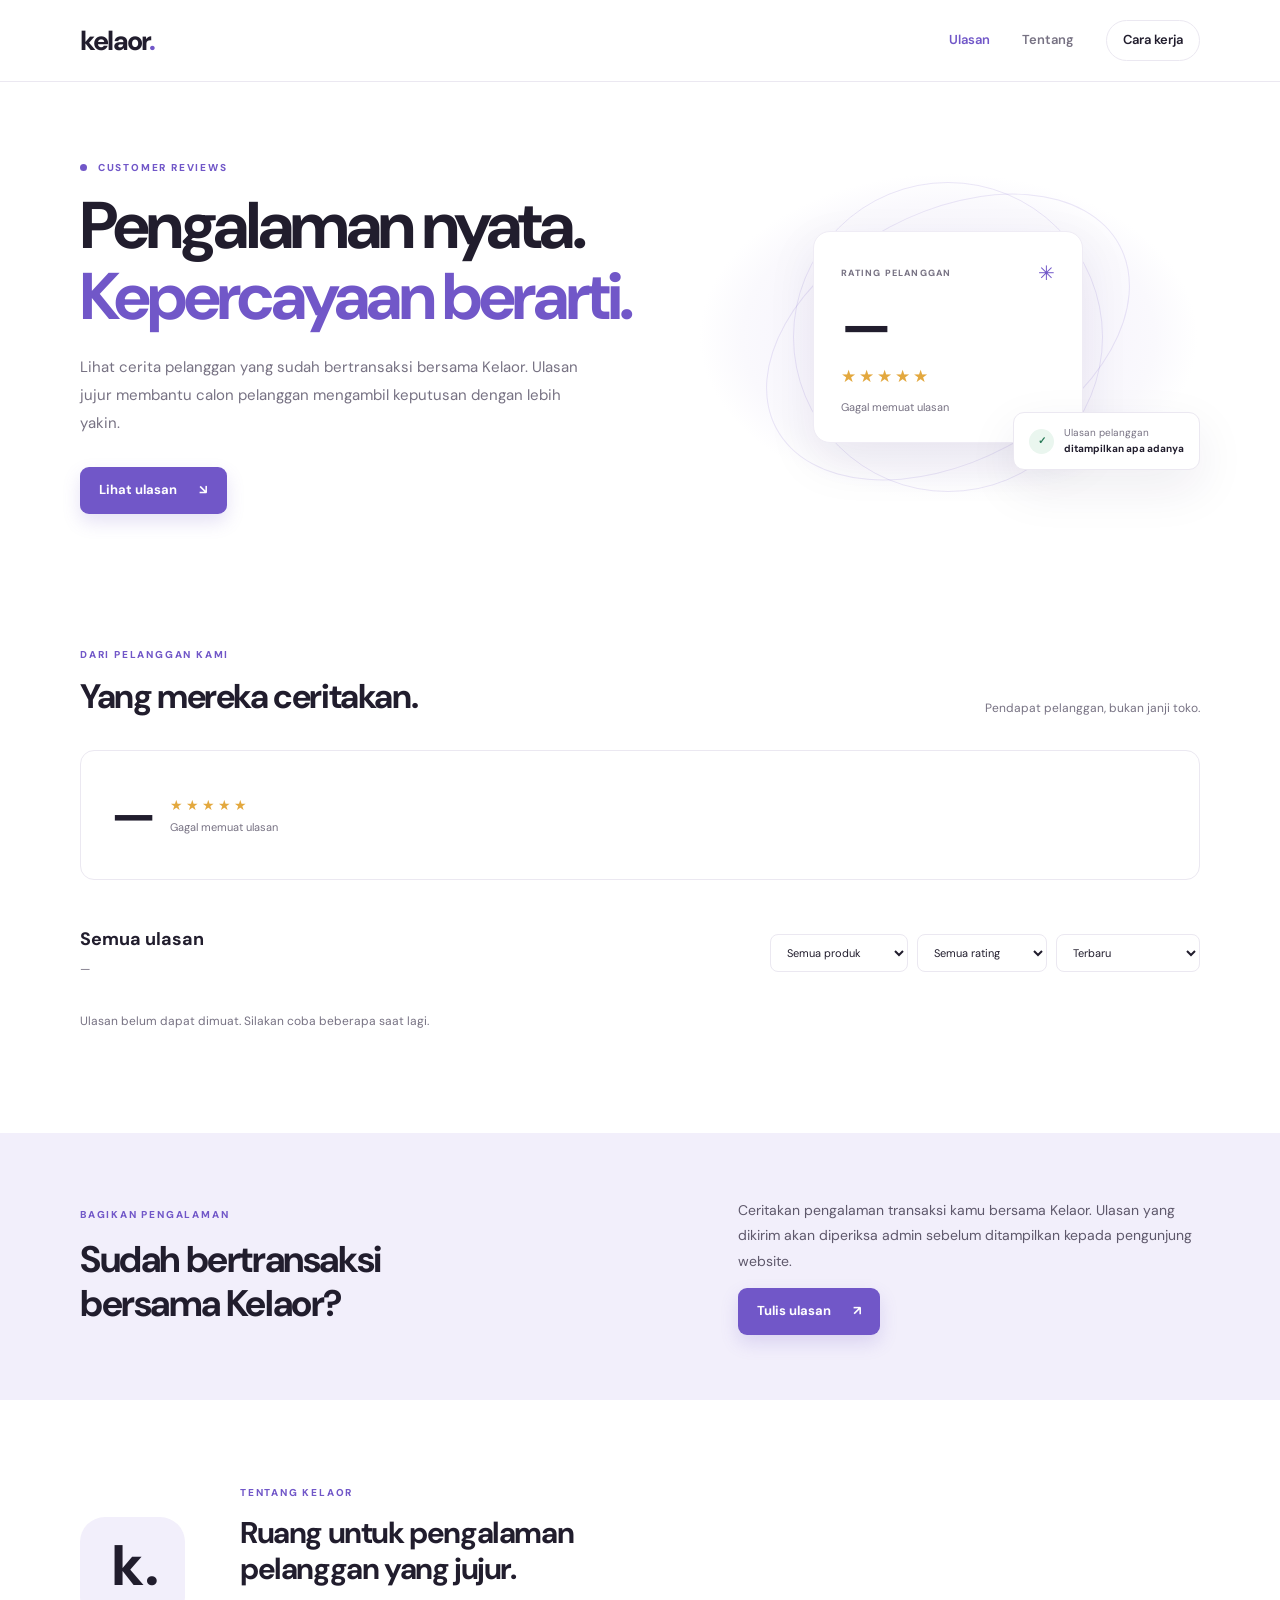
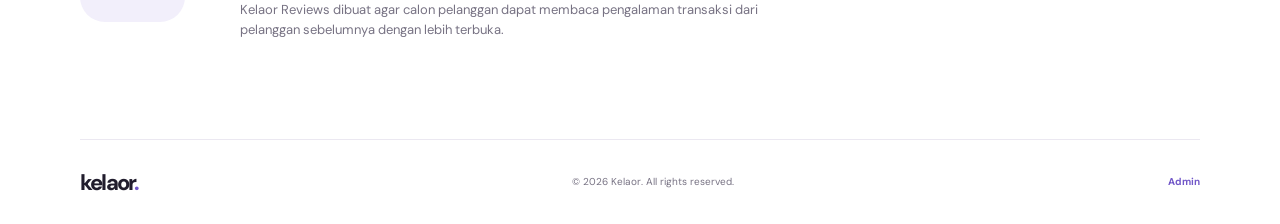
<file: index.html>
<!doctype html>
<html lang="id">
<head>
  <meta charset="utf-8">
  <meta name="viewport" content="width=device-width, initial-scale=1">
  <meta name="theme-color" content="#7157c8">
  <meta name="description" content="Baca pengalaman pelanggan Kelaor dan lihat ulasan transaksi digital.">
  <title>Ulasan Pelanggan — Kelaor</title>

  <link rel="preconnect" href="https://fonts.googleapis.com">
  <link rel="preconnect" href="https://fonts.gstatic.com" crossorigin>
  <link href="https://fonts.googleapis.com/css2?family=DM+Sans:wght@400;500;600;700;800&display=swap" rel="stylesheet">

  <link rel="stylesheet" href="css/style.css">
  <script src="js/reviews.js" defer></script>
</head>

<body>
  <header class="site-header">
    <a class="brand" href="index.html" aria-label="Kelaor, halaman utama">kelaor<span>.</span></a>

    <nav class="header-nav" aria-label="Navigasi utama">
      <a class="active" href="#ulasan">Ulasan</a>
      <a href="#tentang">Tentang</a>
      <a class="nav-cta" href="#cara-kerja">Cara kerja</a>
    </nav>
  </header>

  <main>
    <!-- HERO -->
    <section class="hero page-wrap">
      <div class="hero-copy">
        <p class="eyebrow"><span class="eyebrow-dot"></span> CUSTOMER REVIEWS</p>

        <h1>Pengalaman nyata.<br><span>Kepercayaan berarti.</span></h1>

        <p class="hero-description">
          Lihat cerita pelanggan yang sudah bertransaksi bersama Kelaor.
          Ulasan jujur membantu calon pelanggan mengambil keputusan
          dengan lebih yakin.
        </p>

        <a class="button button-primary" href="#ulasan">
          Lihat ulasan <span aria-hidden="true">↘</span>
        </a>
      </div>

      <div class="hero-art" aria-label="Ringkasan penilaian pelanggan">
        <div class="art-orbit orbit-one"></div>
        <div class="art-orbit orbit-two"></div>

        <div class="rating-card">
          <div class="rating-card-top">
            <span class="mini-label">RATING PELANGGAN</span>
            <span class="rating-icon">✳</span>
          </div>

          <div class="rating-number" id="hero-average">—<span>/5</span></div>
          <div class="stars stars-large">★★★★★</div>
          <p id="hero-count">Memuat ulasan...</p>
        </div>

        <div class="floating-note">
          <span class="note-check">✓</span>
          <span>Ulasan pelanggan<br><strong>ditampilkan apa adanya</strong></span>
        </div>
      </div>
    </section>

    <!-- ULASAN -->
    <section class="page-wrap review-section" id="ulasan">
      <div class="section-heading">
        <div>
          <p class="eyebrow">DARI PELANGGAN KAMI</p>
          <h2>Yang mereka ceritakan.</h2>
        </div>

        <span class="section-side-note">Pendapat pelanggan, bukan janji toko.</span>
      </div>

      <!-- Ringkasan rating -->
      <div class="review-summary">
        <div class="summary-score">
          <strong id="average-rating">—</strong>

          <div>
            <div class="stars">★★★★★</div>
            <span id="total-reviews">Memuat...</span>
          </div>
        </div>

        <div class="rating-bars" id="rating-bars" aria-label="Distribusi rating"></div>
      </div>

      <!-- Filter dan pengurutan -->
      <div class="reviews-toolbar">
        <div>
          <h3>Semua ulasan</h3>
          <span class="muted" id="result-count">Memuat ulasan...</span>
        </div>

        <div class="toolbar-controls">
          <label class="sr-only" for="product-filter">Filter produk</label>
          <select id="product-filter">
            <option value="all">Semua produk</option>
          </select>

          <label class="sr-only" for="rating-filter">Filter rating</label>
          <select id="rating-filter">
            <option value="all">Semua rating</option>
            <option value="5">5 bintang</option>
            <option value="4">4 bintang</option>
            <option value="3">3 bintang</option>
            <option value="2">2 bintang</option>
            <option value="1">1 bintang</option>
          </select>

          <label class="sr-only" for="sort-reviews">Urutkan ulasan</label>
          <select id="sort-reviews">
            <option value="newest">Terbaru</option>
            <option value="highest">Rating tertinggi</option>
            <option value="lowest">Rating terendah</option>
          </select>
        </div>
      </div>

      <!-- Kartu ulasan akan dibuat oleh JavaScript -->
      <div class="review-grid" id="review-list"></div>

      <!-- Pesan jika ulasan kosong -->
      <div class="empty-state hidden" id="empty-state">
        <p>Belum ada ulasan yang dapat ditampilkan.</p>
      </div>
    </section>

    <!-- CARA KERJA -->
    <section class="how-section" id="cara-kerja">
      <div class="page-wrap how-inner">
        <div>
          <p class="eyebrow">BAGIKAN PENGALAMAN</p>
          <h2>Sudah bertransaksi<br>bersama Kelaor?</h2>
        </div>

        <div class="how-copy">
          <p>
            Ceritakan pengalaman transaksi kamu bersama Kelaor.
            Ulasan yang dikirim akan diperiksa admin sebelum ditampilkan
            kepada pengunjung website.
          </p>

          <a class="button button-primary" href="submit.html">
            Tulis ulasan <span aria-hidden="true">↗</span>
          </a>
        </div>
      </div>
    </section>

    <!-- TENTANG -->
    <section class="page-wrap about-section" id="tentang">
      <div class="about-mark">k .<span></span></div>

      <div>
        <p class="eyebrow">TENTANG KELAOR</p>
        <h2>Ruang untuk pengalaman<br>pelanggan yang jujur.</h2>
        <p class="about-text">
          Kelaor Reviews dibuat agar calon pelanggan dapat membaca
          pengalaman transaksi dari pelanggan sebelumnya dengan lebih terbuka.
        </p>
      </div>
    </section>
  </main>

  <footer class="site-footer page-wrap">
    <a class="brand" href="#">kelaor<span>.</span></a>
    <span>© <span id="year"></span> Kelaor. All rights reserved.</span>
    <a href="admin.html">Admin</a>
  </footer>
</body>
</html>
</file>
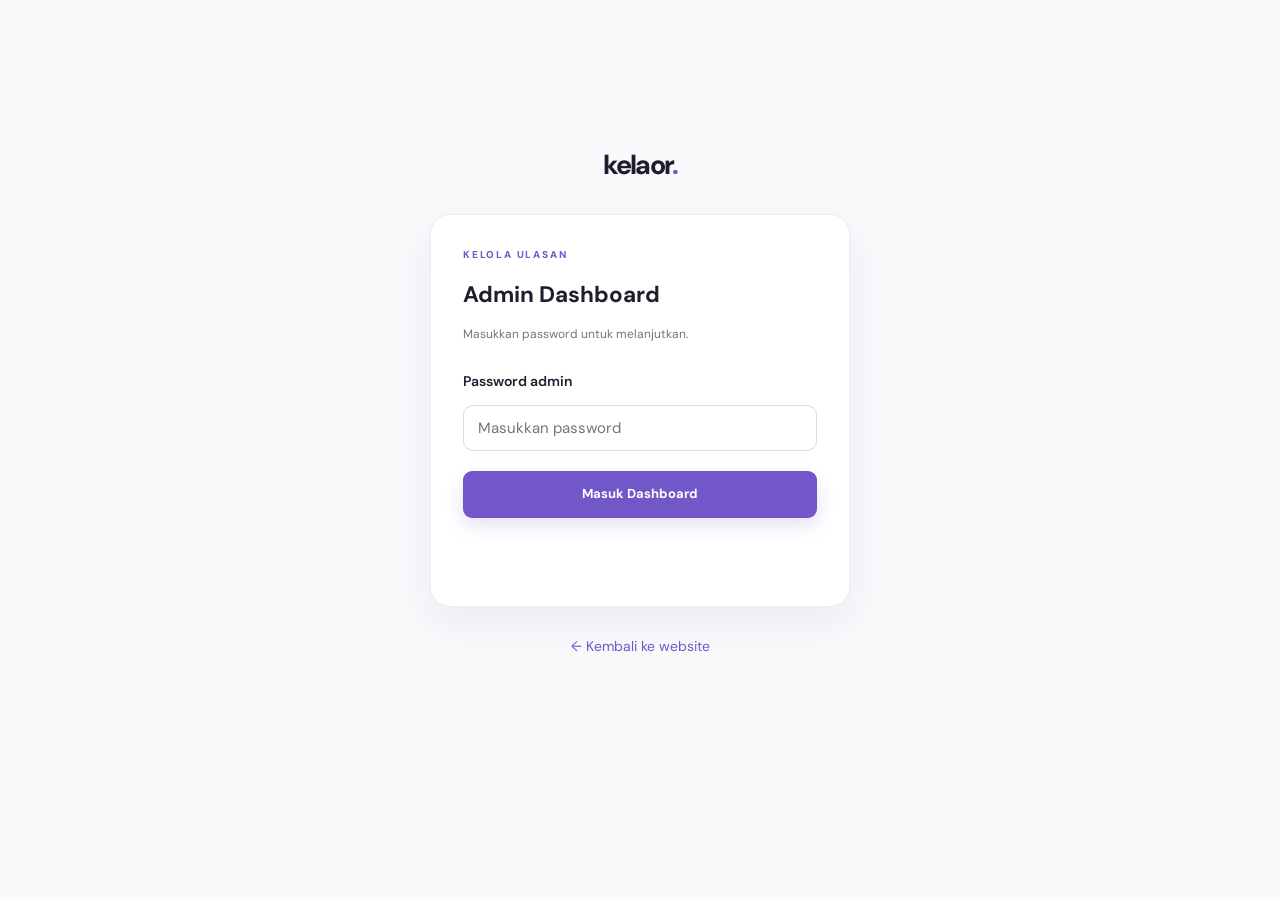
<file: admin.html>
<!doctype html>
<html lang="id">
<head>
  <meta charset="utf-8">
  <meta name="viewport" content="width=device-width, initial-scale=1">
  <meta name="theme-color" content="#7157c8">
  <title>Admin Dashboard — Kelaor Reviews</title>

  <link rel="preconnect" href="https://fonts.googleapis.com">
  <link rel="preconnect" href="https://fonts.gstatic.com" crossorigin>
  <link href="https://fonts.googleapis.com/css2?family=DM+Sans:wght@400;500;600;700;800&display=swap" rel="stylesheet">

  <link rel="stylesheet" href="css/style.css">
  <script src="js/admin.js" defer></script>
</head>

<body class="admin-page">
  <main class="admin-container">

    <!-- LOGIN -->
    <section id="login-section" class="admin-login">
      <a class="brand" href="index.html">kelaor<span>.</span></a>

      <div class="admin-login-card">
        <p class="eyebrow">KELOLA ULASAN</p>
        <h1>Admin Dashboard</h1>
        <p class="muted">Masukkan password untuk melanjutkan.</p>

        <form id="login-form">
          <label for="admin-password">Password admin</label>
          <input
            type="password"
            id="admin-password"
            name="password"
            placeholder="Masukkan password"
            autocomplete="current-password"
            required
          >

          <button class="button button-primary" id="login-button" type="submit">
            Masuk Dashboard
          </button>

          <p id="login-message" class="admin-message" role="alert"></p>
        </form>
      </div>

      <a class="admin-back-link" href="index.html">← Kembali ke website</a>
    </section>

    <!-- DASHBOARD -->
    <section id="dashboard-section" hidden>
      <header class="admin-dashboard-header">
        <div>
          <a class="brand" href="index.html">kelaor<span>.</span></a>
          <p class="eyebrow">WORKSPACE / MODERASI</p>
          <h1>Dashboard</h1>
          <p class="muted">Kelola ulasan pelanggan Kelaor.</p>
        </div>

        <div class="admin-header-actions">
          <button class="button button-outline" id="refresh-button" type="button">
            Refresh
          </button>
          <button class="button button-outline" id="logout-button" type="button">
            Logout
          </button>
        </div>
      </header>

      <div id="dashboard-message" class="admin-message" role="status"></div>

      <div class="stat-grid">
        <article class="stat-card">
          <span>Total ulasan</span>
          <strong id="stat-total">0</strong>
          <small>Seluruh ulasan</small>
        </article>

        <article class="stat-card">
          <span>Rata-rata rating</span>
          <strong id="stat-average">0.0 ★</strong>
          <small>Semua ulasan</small>
        </article>

        <article class="stat-card">
          <span>Menunggu review</span>
          <strong id="stat-pending">0</strong>
          <small>Status Pending</small>
        </article>

        <article class="stat-card">
          <span>Disetujui</span>
          <strong id="stat-approved">0</strong>
          <small>Status Approved</small>
        </article>
      </div>

      <section class="admin-reviews-section">
        <div class="admin-section-heading">
          <div>
            <p class="eyebrow">MODERASI</p>
            <h2>Daftar ulasan</h2>
          </div>

          <select id="review-filter" aria-label="Filter status ulasan">
            <option value="All">Semua status</option>
            <option value="Pending">Pending</option>
            <option value="Approved">Approved</option>
            <option value="Rejected">Rejected</option>
          </select>
        </div>

        <div id="reviews-loading" class="admin-empty">
          Memuat data ulasan...
        </div>

        <div id="reviews-list" class="admin-reviews-list"></div>

        <div id="reviews-empty" class="admin-empty" hidden>
          Belum ada ulasan untuk ditampilkan.
        </div>
      </section>

      <footer class="admin-footer">
        <a href="index.html">← Lihat website Kelaor</a>
        <span>Kelaor Reviews Admin</span>
      </footer>
    </section>

  </main>
</body>
</html>
</file>
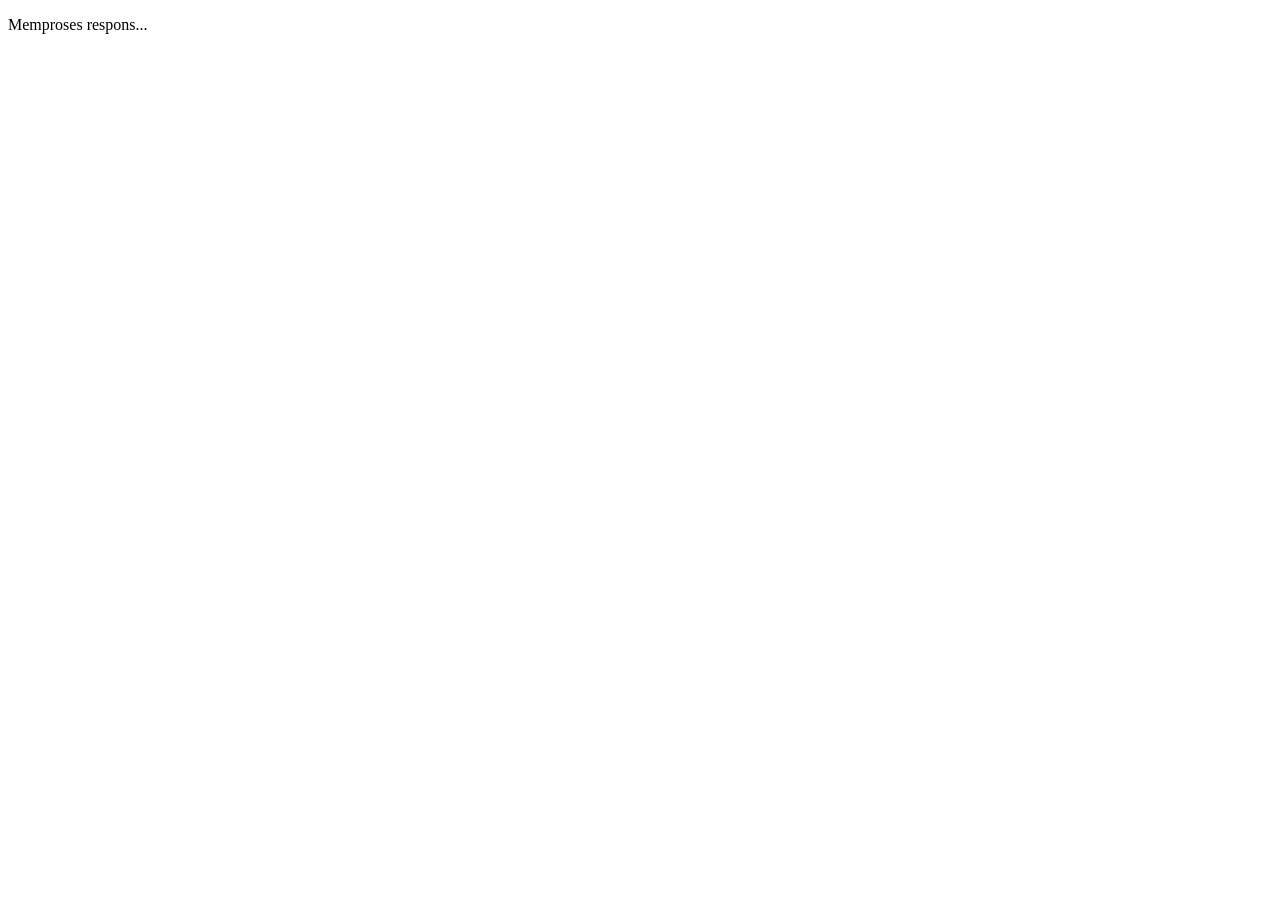
<file: response.html>
<!DOCTYPE html>
<html lang="id">
<head>
  <meta charset="UTF-8">
  <meta name="viewport" content="width=device-width, initial-scale=1">
  <title>Respons Ulasan - Kelaor</title>
</head>
<body>
  <p>Memproses respons...</p>
  <script>
    const params = new URLSearchParams(location.search);
    const result = {
      ok: params.get("status") === "success",
      message: params.get("message") || "Terjadi kesalahan."
    };
    try {
      if (window.parent !== window) {
        window.parent.postMessage({
          type: "KELAOR_REVIEW_SUBMIT",
          result
        }, "*");
      }
    } catch (error) {
      console.error("Gagal mengirim respons:", error);
    }
  </script>
</body>
</html>
</file>
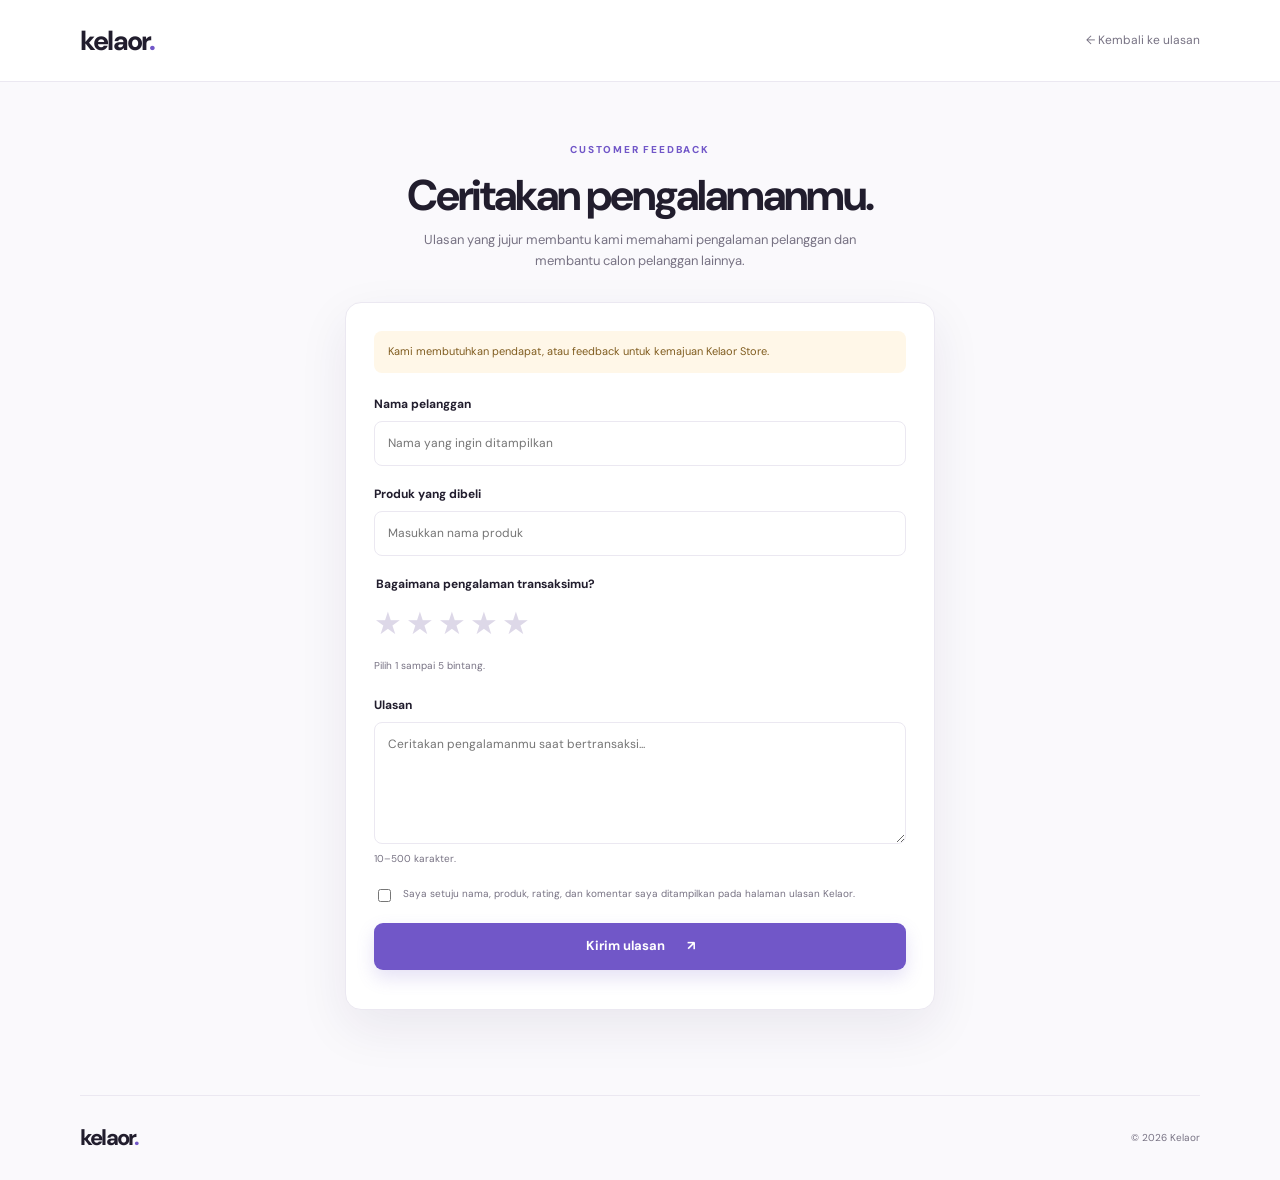
<file: submit.html>
<!doctype html>
<html lang="id">
<head>
  <meta charset="utf-8">
  <meta name="viewport" content="width=device-width, initial-scale=1">
  <meta name="theme-color" content="#7157c8">

  <title>Kirim Ulasan — Kelaor</title>

  <link rel="preconnect" href="https://fonts.googleapis.com">
  <link rel="preconnect" href="https://fonts.gstatic.com" crossorigin>
  <link href="https://fonts.googleapis.com/css2?family=DM+Sans:wght@400;500;600;700;800&display=swap" rel="stylesheet">

  <link rel="stylesheet" href="css/style.css">
  <script src="js/submit.js?v=3" defer></script>
</head>

<body class="form-page">

  <header class="site-header">
    <a class="brand" href="index.html">kelaor<span>.</span></a>
    <a class="back-link" href="index.html">← Kembali ke ulasan</a>
  </header>

  <main class="form-shell">

    <div class="form-intro">
      <p class="eyebrow">CUSTOMER FEEDBACK</p>
      <h1>Ceritakan pengalamanmu.</h1>
      <p>
        Ulasan yang jujur membantu kami memahami pengalaman pelanggan
        dan membantu calon pelanggan lainnya.
      </p>
    </div>

    <form class="review-form" id="review-form">

      <div class="form-demo-alert">
        Kami membutuhkan pendapat, atau feedback untuk kemajuan Kelaor Store.
      </div>

      <div class="field">
        <label for="customer-name">Nama pelanggan</label>
        <input
          type="text"
          id="customer-name"
          name="customerName"
          placeholder="Nama yang ingin ditampilkan"
          required
          maxlength="50"
          autocomplete="name"
        >
      </div>

      <div class="field">
        <label for="product-name">Produk yang dibeli</label>
        <input
          type="text"
          id="product-name"
          name="productName"
          placeholder="Masukkan nama produk"
          required
          maxlength="80"
        >
      </div>

      <fieldset class="rating-field">
        <legend>Bagaimana pengalaman transaksimu?</legend>

        <div class="star-picker" role="radiogroup" aria-label="Pilih rating">
          <input type="radio" id="star-5" name="rating" value="5" required>
          <label for="star-5" title="5 bintang">★</label>

          <input type="radio" id="star-4" name="rating" value="4">
          <label for="star-4" title="4 bintang">★</label>

          <input type="radio" id="star-3" name="rating" value="3">
          <label for="star-3" title="3 bintang">★</label>

          <input type="radio" id="star-2" name="rating" value="2">
          <label for="star-2" title="2 bintang">★</label>

          <input type="radio" id="star-1" name="rating" value="1">
          <label for="star-1" title="1 bintang">★</label>
        </div>

        <span class="field-hint" id="rating-hint">
          Pilih 1 sampai 5 bintang.
        </span>
      </fieldset>

      <div class="field">
        <label for="review-comment">Ulasan</label>
        <textarea
          id="review-comment"
          name="comment"
          rows="5"
          placeholder="Ceritakan pengalamanmu saat bertransaksi..."
          required
          minlength="10"
          maxlength="500"
        ></textarea>
        <span class="field-hint">10–500 karakter.</span>
      </div>

      <label class="consent">
        <input type="checkbox" id="review-consent" required>
        <span>
          Saya setuju nama, produk, rating, dan komentar saya
          ditampilkan pada halaman ulasan Kelaor.
        </span>
      </label>

      <button
        class="button button-primary button-full"
        id="submit-button"
        type="submit"
      >
        Kirim ulasan <span aria-hidden="true">↗</span>
      </button>

      <p class="form-feedback" id="form-feedback" role="status" aria-live="polite"></p>

    </form>
  </main>

  <footer class="site-footer page-wrap">
    <a class="brand" href="index.html">kelaor<span>.</span></a>
    <span>© <span id="year"></span> Kelaor</span>
  </footer>

</body>
</html>
</file>
<file: css/style.css>
/* Kelaor Reviews — Fase 1 frontend */
:root{--ink:#211d2d;--muted:#777283;--purple:#7157c8;--purple-dark:#5d43b3;--lavender:#f2effb;--line:#ebe8f1;--surface:#fff;--soft:#faf9fc;--green:#287a57;--green-bg:#eaf6ef;--amber:#e3a83e;--shadow:0 18px 50px rgba(43,31,76,.08)}
*{box-sizing:border-box}html{scroll-behavior:smooth}body{margin:0;background:var(--surface);color:var(--ink);font-family:"DM Sans",Arial,sans-serif;font-size:15px;line-height:1.6}a{color:inherit;text-decoration:none}button,input,textarea,select{font:inherit}.page-wrap{width:min(1120px,calc(100% - 48px));margin-inline:auto}.site-header{height:82px;padding:0 max(24px,calc((100vw - 1120px)/2));display:flex;align-items:center;justify-content:space-between;border-bottom:1px solid var(--line);background:#fff}.brand{font-size:27px;font-weight:800;letter-spacing:-1.8px}.brand span,.about-mark span{color:var(--purple)}.header-nav{display:flex;align-items:center;gap:32px;font-size:13px;font-weight:600;color:var(--muted)}.header-nav a:hover,.header-nav .active{color:var(--purple)}.header-nav .nav-cta{border:1px solid var(--line);border-radius:99px;padding:9px 16px;color:var(--ink)}
.hero{min-height:510px;display:grid;grid-template-columns:1.05fr .95fr;align-items:center;gap:60px;padding-block:76px}.eyebrow{margin:0 0 14px;color:var(--purple);font-size:10px;font-weight:800;letter-spacing:1.8px}.eyebrow-dot{display:inline-block;width:7px;height:7px;background:var(--purple);border-radius:50%;margin-right:7px}.hero h1,.form-intro h1{font-size:clamp(42px,5.2vw,66px);line-height:1.08;letter-spacing:-3.4px;margin:0 0 22px;font-weight:700}.hero h1 span{color:var(--purple)}.hero-description{max-width:500px;color:var(--muted);font-size:15px;line-height:1.85;margin:0 0 30px}.button{display:inline-flex;align-items:center;justify-content:center;gap:22px;border:0;border-radius:9px;padding:13px 19px;font-size:13px;font-weight:700;cursor:pointer;transition:.2s}.button-primary{background:var(--purple);color:white;box-shadow:0 8px 18px rgba(113,87,200,.18)}.button-primary:hover{background:var(--purple-dark);transform:translateY(-1px)}.button-outline{background:white;color:var(--ink);border:1px solid var(--line)}.button-full{width:100%}
.hero-art{height:330px;position:relative;display:grid;place-items:center;background:radial-gradient(ellipse at center,#f1edfc 0%,#faf9fd 58%,transparent 70%)}.art-orbit{position:absolute;border:1px solid rgba(113,87,200,.14);border-radius:50%;width:310px;height:310px}.orbit-two{width:390px;height:250px;transform:rotate(-28deg)}.rating-card{position:relative;width:270px;padding:25px 27px;background:white;border:1px solid #efecf5;border-radius:17px;box-shadow:var(--shadow)}.rating-card-top{display:flex;justify-content:space-between;align-items:center}.mini-label{font-size:9px;letter-spacing:1.2px;color:var(--muted);font-weight:800}.rating-icon{color:var(--purple);font-size:20px}.rating-number{font-size:55px;letter-spacing:-3px;font-weight:700;line-height:1.35}.rating-number span{font-size:17px;color:var(--muted);letter-spacing:0}.stars{color:var(--amber);letter-spacing:3px;font-size:14px}.stars-large{font-size:17px}.rating-card p{font-size:11px;color:var(--muted);margin:9px 0 0}.floating-note{position:absolute;right:0;bottom:32px;display:flex;align-items:center;gap:10px;padding:12px 15px;background:white;border:1px solid var(--line);border-radius:11px;box-shadow:var(--shadow);font-size:10px;color:var(--muted)}.floating-note strong{color:var(--ink)}.note-check{width:25px;height:25px;display:grid;place-items:center;border-radius:50%;background:var(--green-bg);color:var(--green);font-weight:800}
.review-section{padding-block:55px 90px}.section-heading,.reviews-toolbar,.admin-section-heading{display:flex;justify-content:space-between;align-items:end;gap:20px}.section-heading h2,.how-inner h2,.about-section h2,.admin-section h2{font-size:34px;line-height:1.2;letter-spacing:-1.4px;margin:0}.section-side-note,.muted{font-size:12px;color:var(--muted)}.review-summary{margin-top:32px;padding:25px 30px;border:1px solid var(--line);border-radius:14px;display:grid;grid-template-columns:230px 1fr;gap:35px;align-items:center}.summary-score{display:flex;align-items:center;gap:16px}.summary-score>strong{font-size:49px;letter-spacing:-2px}.summary-score span{display:block;color:var(--muted);font-size:11px;margin-top:3px}.rating-bars{display:grid;gap:7px}.rating-row{display:grid;grid-template-columns:12px 1fr 26px;gap:10px;align-items:center;font-size:10px;color:var(--muted)}.bar-track{height:6px;background:#f0edf5;border-radius:99px;overflow:hidden}.bar-fill{height:100%;background:var(--purple);border-radius:99px}.reviews-toolbar{margin-top:45px;align-items:center}.reviews-toolbar h3{font-size:18px;margin:0 0 2px}.toolbar-controls{display:flex;gap:9px}.toolbar-controls select{border:1px solid var(--line);background:white;color:var(--ink);border-radius:8px;padding:10px 30px 10px 12px;font-size:11px;outline-color:var(--purple)}.review-grid{display:grid;grid-template-columns:repeat(3,1fr);gap:15px;margin-top:20px}.review-card{border:1px solid var(--line);border-radius:12px;padding:20px;min-height:190px;display:flex;flex-direction:column;gap:12px;transition:.2s}.review-card:hover{border-color:#d8d0ef;box-shadow:0 10px 30px rgba(43,31,76,.05)}.review-card-top{display:flex;justify-content:space-between;align-items:center;gap:10px}.customer{display:flex;align-items:center;gap:10px}.avatar{width:34px;height:34px;border-radius:50%;display:grid;place-items:center;background:var(--lavender);color:var(--purple);font-size:12px;font-weight:800}.customer strong{display:block;font-size:12px}.customer small,.review-date{font-size:10px;color:var(--muted)}.verified{font-size:9px;color:var(--green);background:var(--green-bg);border-radius:99px;padding:4px 7px;white-space:nowrap}.review-comment{font-size:12px;color:#555161;line-height:1.75;margin:0;flex:1}.review-card-footer{padding-top:10px;border-top:1px solid #f1eff5;display:flex;justify-content:space-between;gap:10px;font-size:10px;color:var(--muted)}.review-card-footer strong{font-weight:600;color:#514b60}.empty-state{text-align:center;color:var(--muted);padding:35px}.hidden{display:none!important}.demo-note{font-size:10px;color:#918b9d;margin-top:20px}
.how-section{background:var(--lavender);padding:65px 0}.how-inner{display:grid;grid-template-columns:1fr .8fr;gap:80px;align-items:center}.how-inner h2{font-size:37px}.how-copy p{font-size:14px;color:#5e586b;line-height:1.8;margin-top:0}.how-copy .muted{font-size:11px}.about-section{display:flex;align-items:center;gap:55px;padding-block:85px}.about-mark{width:105px;height:105px;border-radius:25px;background:var(--lavender);display:grid;place-items:center;font-size:57px;font-weight:800;letter-spacing:-5px;color:var(--ink);flex:none}.about-section h2{font-size:30px}.about-text{max-width:560px;color:var(--muted);font-size:13px}.site-footer{min-height:85px;border-top:1px solid var(--line);display:flex;align-items:center;justify-content:space-between;color:var(--muted);font-size:10px}.site-footer .brand{color:var(--ink);font-size:22px}.site-footer>a:last-child{color:var(--purple);font-weight:700}
.form-page{background:var(--soft);min-height:100vh}.back-link{font-size:12px;color:var(--muted)}.form-shell{width:min(590px,calc(100% - 36px));margin:60px auto 85px}.form-intro{text-align:center;margin-bottom:30px}.form-intro h1{font-size:43px;letter-spacing:-2px;margin-bottom:12px}.form-intro>p:last-child{max-width:460px;margin:auto;color:var(--muted);font-size:13px}.review-form{background:white;border:1px solid var(--line);border-radius:16px;padding:28px;box-shadow:var(--shadow)}.form-demo-alert,.admin-preview-alert{padding:12px 14px;border-radius:8px;background:#fff7e8;color:#805d20;font-size:11px;line-height:1.6;margin-bottom:22px}.field{display:grid;gap:7px;margin-bottom:19px}.field label,.rating-field legend{font-size:12px;font-weight:700}.field input,.field textarea{width:100%;border:1px solid var(--line);border-radius:8px;padding:12px 13px;outline:none;font-size:12px;background:white;color:var(--ink)}.field input:focus,.field textarea:focus{border-color:var(--purple);box-shadow:0 0 0 3px rgba(113,87,200,.1)}.field textarea{resize:vertical}.field-hint{font-size:10px;color:var(--muted)}.rating-field{border:0;padding:0;margin:0 0 20px}.star-picker{display:flex;flex-direction:row-reverse;justify-content:flex-end;gap:4px;margin:7px 0}.star-picker input{position:absolute;opacity:0;pointer-events:none}.star-picker label{font-size:31px;color:#ddd8e8;cursor:pointer;line-height:1.4}.star-picker label:hover,.star-picker label:hover~label,.star-picker input:checked~label{color:var(--amber)}.star-picker input:focus-visible+label{outline:2px solid var(--purple);outline-offset:3px}.consent{display:flex;align-items:flex-start;gap:9px;color:var(--muted);font-size:10px;line-height:1.6;margin:18px 0}.consent input{accent-color:var(--purple);margin-top:3px}.form-feedback{font-size:11px;text-align:center;color:var(--green);margin-bottom:0}.form-page .site-footer{background:var(--soft)}.sr-only{position:absolute;width:1px;height:1px;padding:0;margin:-1px;overflow:hidden;clip:rect(0,0,0,0);white-space:nowrap;border:0}
.admin-page{background:#faf9fc;min-height:100vh}.admin-sidebar{position:fixed;inset:0 auto 0 0;width:225px;background:white;border-right:1px solid var(--line);padding:25px 18px;display:flex;flex-direction:column;z-index:2}.admin-sidebar .brand{padding:0 10px 40px}.sidebar-label{font-size:9px;font-weight:800;letter-spacing:1.4px;color:#a19bab;padding:0 10px}.sidebar-link{padding:11px 12px;border-radius:8px;color:var(--muted);font-size:13px;display:flex;gap:12px;align-items:center;margin:2px 0}.sidebar-link.selected{background:var(--lavender);color:var(--purple);font-weight:700}.sidebar-bottom{margin-top:auto;display:grid;gap:9px;padding:12px 10px;font-size:11px;color:var(--muted)}.sidebar-bottom a{color:var(--purple);font-weight:700}.sidebar-bottom span{font-size:9px}.admin-main{margin-left:225px;padding:32px clamp(22px,4vw,55px);max-width:1500px}.admin-topbar{display:flex;justify-content:space-between;align-items:center;margin-bottom:22px}.admin-topbar h1{font-size:30px;letter-spacing:-1px;margin:0}.admin-topbar .eyebrow{margin-bottom:4px}.admin-avatar{width:37px;height:37px;display:grid;place-items:center;border-radius:50%;background:var(--lavender);color:var(--purple);font-weight:800}.admin-preview-alert{max-width:900px}.stat-grid{display:grid;grid-template-columns:repeat(4,1fr);gap:13px}.stat-card{background:white;border:1px solid var(--line);border-radius:11px;padding:19px}.stat-card span{display:block;font-size:11px;color:var(--muted)}.stat-card strong{display:block;font-size:29px;letter-spacing:-1px;margin:8px 0 1px}.stat-card strong em{font-style:normal;color:var(--amber);font-size:18px}.stat-card small{font-size:9px;color:#a19bab}.admin-section{margin-top:42px}.admin-section-heading{margin-bottom:17px;align-items:center}.admin-section-heading h2{font-size:22px}.admin-section-heading .eyebrow{margin-bottom:5px}.admin-table-wrap{overflow-x:auto;background:white;border:1px solid var(--line);border-radius:11px}.admin-table{width:100%;border-collapse:collapse;text-align:left;white-space:nowrap}.admin-table th{background:#fcfbfd;color:#928b9e;font-size:9px;text-transform:uppercase;letter-spacing:.8px;padding:13px 16px}.admin-table td{padding:14px 16px;border-top:1px solid #f1eff5;font-size:11px}.admin-table td strong,.admin-table td small{display:block}.admin-table td small{font-size:9px;color:var(--muted);margin-top:3px}.status{padding:5px 8px;border-radius:99px;font-size:9px}.status-pending{background:#fff4df;color:#9a6b13}.status-approved{background:var(--green-bg);color:var(--green)}.table-action{border:0;background:none;color:var(--purple);font-size:10px;font-weight:700;cursor:pointer}.link-placeholder{display:flex;gap:16px;align-items:center;padding:22px;background:white;border:1px solid var(--line);border-radius:11px}.link-placeholder-icon{width:42px;height:42px;display:grid;place-items:center;border-radius:10px;background:var(--lavender);color:var(--purple);font-size:20px}.link-placeholder strong{font-size:12px}.link-placeholder p{font-size:11px;color:var(--muted);margin:3px 0 0;max-width:540px}
@media(max-width:800px){.hero{gap:25px;grid-template-columns:1fr  .85fr}.hero h1{font-size:48px}.hero-art{transform:scale(.9)}.review-grid{grid-template-columns:repeat(2,1fr)}.stat-grid{grid-template-columns:repeat(2,1fr)}.admin-sidebar{width:190px}.admin-main{margin-left:190px}.how-inner{gap:30px}}
@media(max-width:600px){.page-wrap{width:calc(100% - 36px)}.site-header{height:68px;padding-inline:18px}.brand{font-size:24px}.header-nav{gap:14px;font-size:11px}.header-nav a:nth-child(2){display:none}.header-nav .nav-cta{padding:7px 10px}.hero{display:flex;flex-direction:column;align-items:stretch;padding-block:58px 35px;gap:15px}.hero h1{font-size:46px;letter-spacing:-2.5px}.hero-description{font-size:13px}.hero-art{height:280px;transform:none}.art-orbit{width:260px;height:260px}.orbit-two{width:310px;height:210px}.rating-card{width:245px;padding:20px 23px}.floating-note{right:0;bottom:12px}.review-section{padding-block:40px 65px}.section-heading{align-items:start;flex-direction:column;gap:5px}.section-heading h2{font-size:29px}.review-summary{grid-template-columns:1fr;gap:20px;padding:20px}.summary-score>strong{font-size:42px}.reviews-toolbar{align-items:start;flex-direction:column;gap:13px;margin-top:35px}.toolbar-controls{width:100%}.toolbar-controls select{flex:1;min-width:0;padding:10px 7px;font-size:10px}.review-grid{grid-template-columns:1fr}.review-card{min-height:165px}.how-section{padding:48px 0}.how-inner{grid-template-columns:1fr;gap:15px}.how-inner h2{font-size:32px}.about-section{padding-block:60px;gap:20px;align-items:flex-start}.about-mark{width:65px;height:65px;border-radius:17px;font-size:38px}.about-section h2{font-size:24px}.about-text{font-size:11px}.site-footer{min-height:75px}.site-footer>span{font-size:9px}.form-shell{margin-top:42px}.form-intro h1{font-size:36px}.review-form{padding:20px}.admin-sidebar{position:static;width:auto;height:auto;padding:13px 18px;display:flex;flex-direction:row;align-items:center;gap:15px;border-right:0;border-bottom:1px solid var(--line)}.admin-sidebar .brand{padding:0}.sidebar-label,.sidebar-bottom{display:none}.sidebar-link{font-size:10px;padding:8px}.sidebar-link span{display:none}.admin-main{margin:0;padding:23px 16px}.admin-topbar h1{font-size:25px}.stat-grid{gap:8px}.stat-card{padding:13px}.stat-card strong{font-size:25px}.admin-section-heading{align-items:flex-start}.admin-section-heading .button{padding:10px;font-size:10px}.link-placeholder{align-items:flex-start;padding:15px}}

/* KELAOR ADMIN DASHBOARD */

.admin-page {
  min-height: 100vh;
}

.admin-container {
  width: min(1100px, calc(100% - 36px));
  margin: 0 auto;
  padding: 40px 0;
}

.admin-page [hidden] {
  display: none !important;
}

.admin-login {
  min-height: 80vh;
  display: flex;
  flex-direction: column;
  align-items: center;
  justify-content: center;
  gap: 28px;
}

.admin-login-card {
  width: min(420px, 100%);
  padding: 32px;
  background: #fff;
  border: 1px solid #eee9f7;
  border-radius: 20px;
  box-shadow: 0 15px 45px rgba(40, 25, 80, 0.07);
}

.admin-login-card h1 {
  margin: 8px 0;
}

.admin-login-card form {
  display: grid;
  gap: 12px;
  margin-top: 26px;
}

.admin-login-card label {
  font-weight: 600;
  font-size: 14px;
}

.admin-login-card input,
#review-filter {
  width: 100%;
  min-height: 46px;
  padding: 0 14px;
  border: 1px solid #ded8e9;
  border-radius: 10px;
  background: #fff;
  font: inherit;
}

.admin-login-card input:focus,
#review-filter:focus {
  outline: 2px solid #7157c8;
  outline-offset: 2px;
}

.admin-login-card button {
  width: 100%;
  margin-top: 8px;
}

.admin-back-link,
.admin-footer a {
  color: #7157c8;
  text-decoration: none;
  font-size: 14px;
}

.admin-dashboard-header {
  display: flex;
  justify-content: space-between;
  align-items: center;
  gap: 20px;
  margin-bottom: 30px;
}

.admin-dashboard-header h1 {
  margin: 8px 0;
}

.admin-header-actions {
  display: flex;
  gap: 10px;
  flex-wrap: wrap;
}

.admin-message {
  min-height: 20px;
  margin: 12px 0;
  font-size: 14px;
}

.admin-message[data-type="error"] {
  color: #b42318;
}

.admin-message[data-type="success"] {
  color: #16804a;
}

.admin-reviews-section {
  margin-top: 38px;
}

.admin-section-heading {
  display: flex;
  justify-content: space-between;
  align-items: center;
  gap: 18px;
  margin-bottom: 20px;
}

.admin-section-heading h2 {
  margin: 5px 0;
}

.admin-section-heading #review-filter {
  width: auto;
  min-width: 170px;
}

.admin-reviews-list {
  display: grid;
  gap: 16px;
}

.admin-review-card {
  padding: 22px;
  border: 1px solid #eee9f7;
  border-radius: 16px;
  background: #fff;
}

.admin-review-header {
  display: flex;
  align-items: center;
  justify-content: space-between;
  gap: 15px;
}

.admin-review-header > div {
  display: grid;
  gap: 4px;
}

.admin-review-header small {
  color: #777;
  font-size: 12px;
}

.admin-review-card h3 {
  margin: 18px 0 6px;
  font-size: 17px;
}

.admin-review-rating {
  color: #e5a329;
  letter-spacing: 2px;
}

.admin-review-comment {
  margin: 12px 0 18px;
  color: #555;
  line-height: 1.7;
  white-space: pre-wrap;
  overflow-wrap: anywhere;
}

.admin-review-actions {
  display: flex;
  flex-wrap: wrap;
  gap: 9px;
}

.button-danger {
  border: 1px solid #f0caca;
  color: #b42318;
  background: #fff;
}

.button-danger:hover {
  background: #fff3f2;
}

.admin-empty {
  padding: 30px 18px;
  text-align: center;
  color: #777;
  border: 1px dashed #ded8e9;
  border-radius: 14px;
}

.admin-footer {
  display: flex;
  justify-content: space-between;
  gap: 15px;
  margin-top: 45px;
  padding-top: 20px;
  border-top: 1px solid #eee9f7;
  color: #777;
  font-size: 13px;
}

@media (max-width: 650px) {
  .admin-container {
    width: min(100% - 24px, 1100px);
    padding: 24px 0;
  }

  .admin-dashboard-header,
  .admin-section-heading {
    align-items: flex-start;
    flex-direction: column;
  }

  .admin-header-actions {
    width: 100%;
  }

  .admin-header-actions button {
    flex: 1;
  }

  .admin-review-card {
    padding: 17px;
  }

  .admin-footer {
    flex-direction: column;
  }
}
</file>
